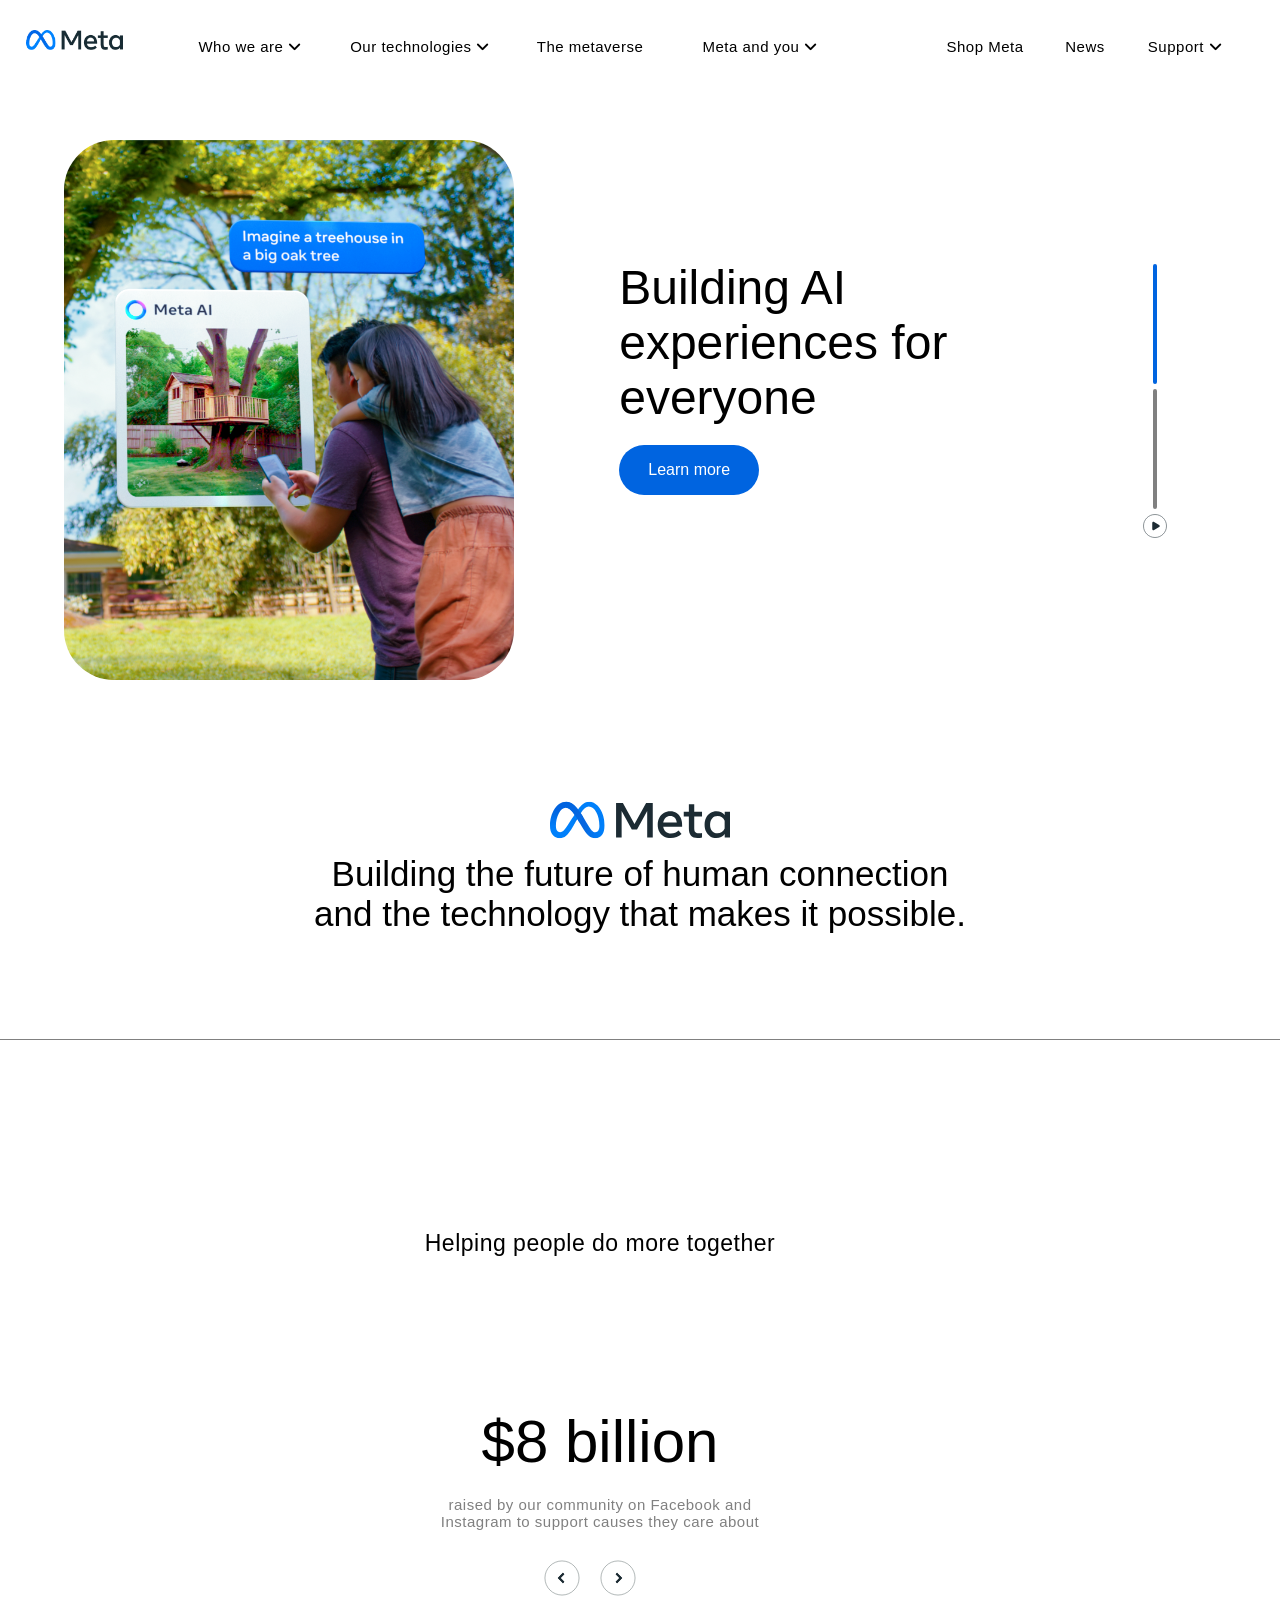
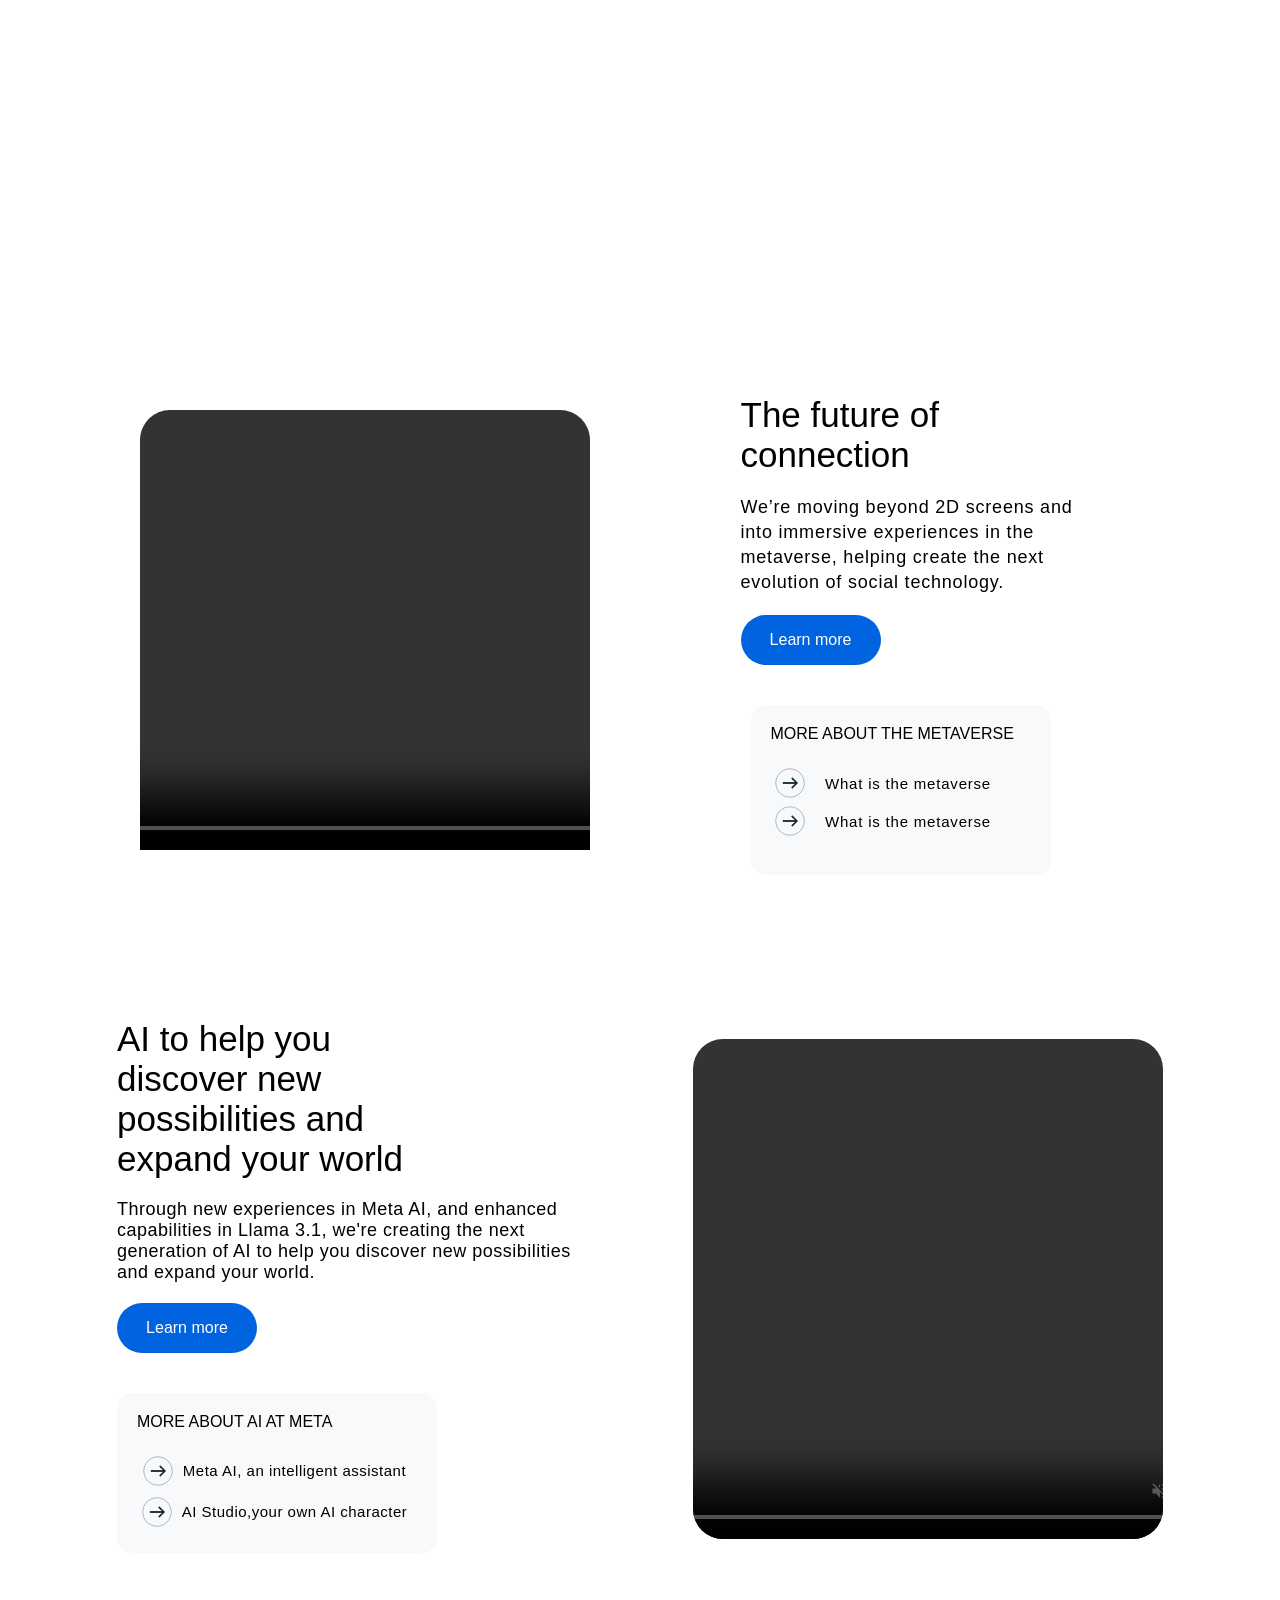
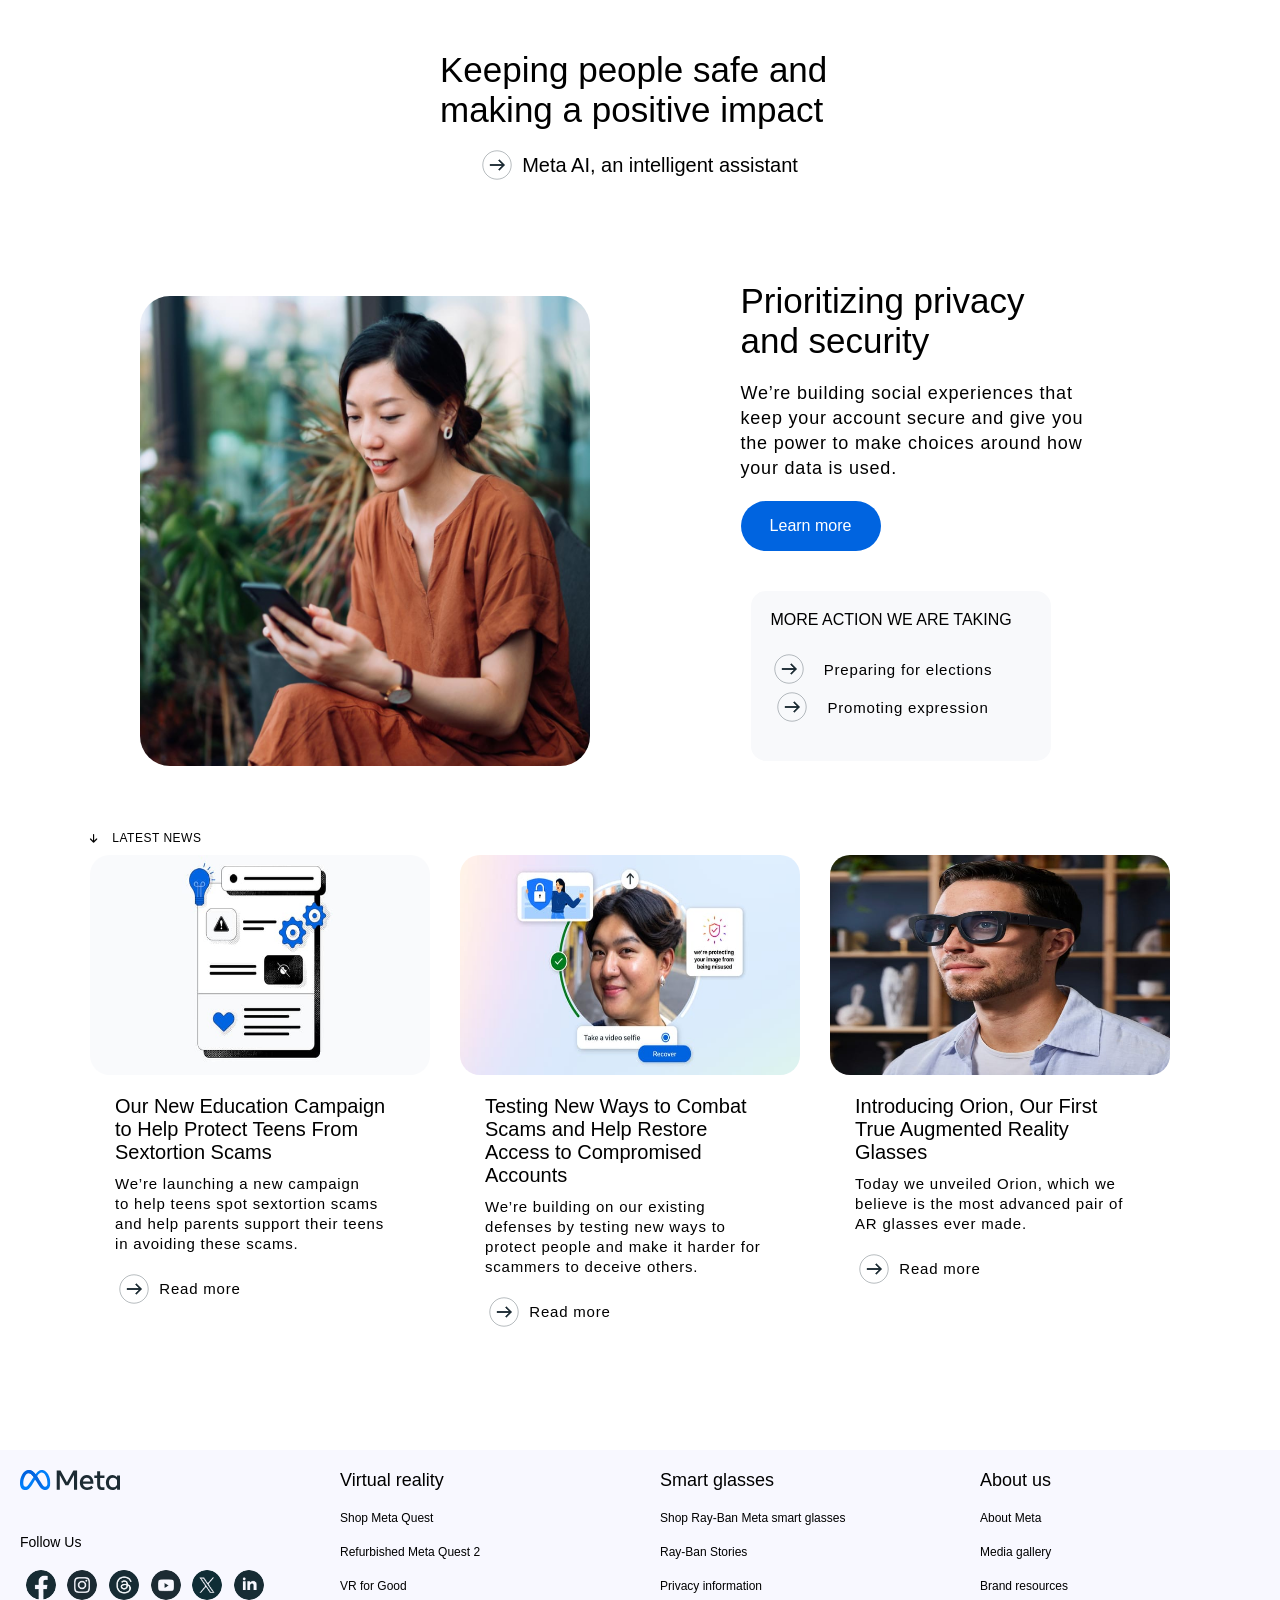
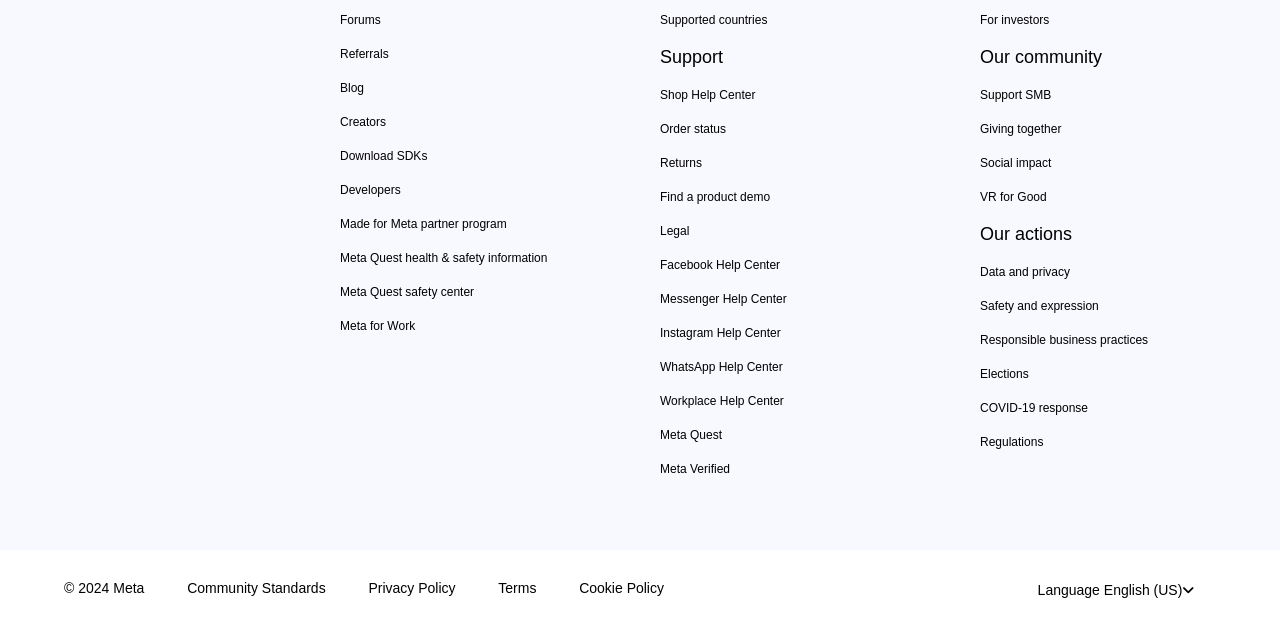
<file: index.html>
<!DOCTYPE html>
<html lang="en">
<head>
    <meta charset="UTF-8">
    <meta name="viewport" content="width=device-width, initial-scale=1.0">
    <title>Meta | Social Metaverse Company</title>
    <link rel="stylesheet" href="css/style.css">
    <link rel="shortcut icon" href="https://static.xx.fbcdn.net/rsrc.php/yi/r/gbO80SSOuBU.ico" type="image/x-icon">
    <link rel="stylesheet" href="https://cdnjs.cloudflare.com/ajax/libs/font-awesome/6.6.0/css/all.min.css" integrity="sha512-Kc323vGBEqzTmouAECnVceyQqyqdsSiqLQISBL29aUW4U/M7pSPA/gEUZQqv1cwx4OnYxTxve5UMg5GT6L4JJg==" crossorigin="anonymous" referrerpolicy="no-referrer" />
</head>
<body style="background-color: white;">
     <header>
        <div class="containar">
           <a href="index.html">
            <div class="face-box1">
                <img src="facebook.room1/434191236_1410755556274331_2008438480370203932_n.png" width="100%" height="100%" alt="">
             </div>
           </a>
            <div class="face-box2">
               <div class="face-b2-box">
                       Who we are
                   <i class="fa-solid fa-angle-down"></i>
                   <div class="btm-line"></div>
                   <div class="menu-bar1">
                       <div class="in-menu">
                           <div>Our actions</div>
                           <div> Our executives</div>
                           <div style="width: 250px; color: #0064e0; border-bottom:1px solid #0064e0 ;">
                               Learn about who we are</div>
                       </div>
              </div>
               </div>
               <div class="face-b2-box">
                   <a href="second_page.html">
                       Our technologies
                   </a>
                   <i class="fa-solid fa-angle-down"></i>
                   <div class="btm-line"></div>
                   <div class="menu-bar1" style="height: 400px;">
                       <div class="solex">
                           <div class="solex1">
                             <p>Shop devices</p>
                             <ul type="none">
                                 <li>Meta Quest</li>
                                 <li>Ray-Ban | Meta</li>
                             </ul>
                           </div>
                           <div class="solex1">
                             <p>Explore apps</p>
                             <ul type="none">
                                 <li>Facebook</li>
                                 <li>Messenger</li>
                                 <li>Instagram</li>
                                 <li>WhatsApp</li>
                                 <li>Meta Horizon</li>
                               </ul>              
                           </div>
                           <div class="solex1">
                             <p>Explore services</p>
                             <ul type="none">
                                 <li>Meta AI</li>
                                 <li>Meta Verified</li>
                                 <li>Meta Pay</li>
                               </ul>               
                           </div>
                           <div class="solex1">
                             <p>Explore work tools</p>
                             <ul type="none">
                                 <li>Work products overview</li>
                                 <li>Virtual reality headsets</li>
                                 <li>Meta Horizon Workrooms</li>
                                 <li>Workplace</li>
                               </ul>              
                           </div>
                           <div class="solex1">
                             <p style="padding: 0px 20px; font-size: 14px; font-weight: 600; letter-spacing: 0.5px; border-bottom: 1px solid #0064e0 ; color: #0064e0; width: 250px;">
                               Learn about all technologies
                             </p>
                           </div>
                     </div>
                   </div>
               </div>
               <div class="face-b2-box">
                   <a href="">
                       The metaverse
                   </a>
                   <div class="btm-line"></div>
               </div>
               <div class="face-b2-box">
                   <a href="">
                       Meta and you
                   </a>
                   <i class="fa-solid fa-angle-down"></i>
                   <div class="btm-line"></div>
                   <div class="menu-bar1">
                       <div class="in-menu2">
                           <div>It's Your World</div>
                           <div style="color: #0064e0; border-bottom:1px solid #0064e0 ;">Learn about our community</div>
                       </div>
                   </div>
               </div>
            </div>
            <div class="face-box3">
               <div class="face-b2-box2">
                  <a href="">
                   Shop Meta
                  </a>
                  <div class="btm-line"></div>
               </div>
               <div class="face-b2-box2">
                  <a href="">
                   News
                  </a>
                  <div class="btm-line"></div>
               </div>
               <div class="face-b2-box2">
                   <a href="">
                       Support
                   </a>
                   <i class="fa-solid fa-angle-down"></i>
                   <div class="btm-line"></div>
                   <div class="menu-bar1" style="height: 400px;">
                       <div class="reflex">
                           <div class="reflex-box">
                              <p>Shop Help Center</p>
                              <ul type="none">
                                  <li>Product support home</li>
                                  <li>Find order</li>
                                  <li>Meta Quest</li>
                                  <li>Meta Portal</li>
                                  <li>Ray-Ban Stories</li>
                              </ul>              
                           </div>
                           <div class="reflex-box">
                              <p>App Help Center</p>
                              <ul type="none">
                                  <li>Facebook</li>
                                  <li>Messenger</li>
                                  <li>Instagram</li>
                                  <li>WhatsApp</li>
                                  <li>Meta Horizon</li>
                                  <li>Workplace</li>
                                </ul>              
                           </div>
                           <div class="reflex-box">
                              <p>Build with us</p>
                              <ul type="none">
                                  <li>Facebook</li>
                                  <li>Messenger</li>
                                  <li>Instagram</li>
                                  <li>WhatsApp</li>
                                  <li>Meta Horizon</li>
                                  <li>Workplace</li>
                                </ul>              
                           </div>
                           <div class="reflex-box" style="width: 300px;">
                              <p><div style="height:0.1px;"></div></p>
                              <ul type="none">
                                  <li>Researchers</li>
                                  <li>Engineers</li>
                                  <li>Government, Politics & Advocacy</li>
                                  <li>Nonprofits</li>
                                  <li>Educators</li>
                                </ul>              
                           </div>
                      </div>
                   </div>
               </div>
            </div>
       </div>
     </header>
     <main>
        <div class="containar2">
              <div class="nature">
                <div class="main-nature1">
                    <img class="image1" src="facebook.room1/liner.images.png" alt="">
                </div>
                <div class="main-nature2">
                    <p>
                        Building AI
                        experiences for everyone
                    </p>
                    <div class="button">
                        Learn more
                    </div>
                </div>
                <div class="main-nature3">
                    <div class="regular-line">
                        <div class="line1"></div>
                        <div class="line2"></div>
                        <div class="stopar">
                            <img src="facebook.room1/download (4).svg" alt="">
                        </div>
                    </div>
                </div>
              </div>
        </div>
        <div class="containar3">
            <img src="facebook.room1/meta-logo-primary_standardsize.svg " alt="">
            <p>
                Building the future of human connection
                <br> 
                and the technology that makes it possible.
            </p>
        </div>
        <div class="containar4">
            <video loop muted autoplay  src="facebook.room2/videohed.mp4" width="100%" height="100%" ></video>
            <div class="maintext-bar">
                <p>Helping people do more together</p>
                <span>
                    $8 billion
                </span>
                <h1 class="classed">
                    raised by our community on Facebook and
                    <br> Instagram to support causes they care about
                </h1>
                <div class="slaider">
                    <img class="rotet" src="facebook.room1/download (3).svg" alt="">
                    <img src="facebook.room1/download (3).svg" alt="">
                </div>
            </div>
        </div>
        <div class="containar5">
            <div class="cont5-box">
                <div class="box-cont5-frist1">
                   <video controls loop muted autoplay style="position: absolute; left: -250px;" src="facebook.room1/video1.mp4" width="880px"></video>
                </div>
                <div class="box-cont5-frist2">
                    <p>
                        The future of
                        <br> connection
                    </p>
                    <span>
                        We’re moving beyond 2D screens and 
                        <br>into immersive experiences in the
                        <br> metaverse, helping create the next
                        <br> evolution of social technology.
                    </span>
                    <div style="margin-left:0px;" class="button">
                        Learn more
                    </div>
                    <div class="trextares">
                        <p>
                            MORE ABOUT THE METAVERSE
                        </p>
                        <span>
                            <img src="facebook.room1/download.svg" width="30px" height="30px" alt="">
                            What is the metaverse
                        </span>
                        <br>
                        <span>
                            <img src="facebook.room1/download.svg" width="30px" height="30px" alt="">
                            What is the metaverse
                        </span>
                    </div>
                </div>
            </div>
        </div>
        <div class="containar6">
             <div class="cont6-box">
                  <div class="cost6-box-frist1">
                    <p>
                        AI to help you
                        <br> discover new  
                        <br>possibilities and  
                        <br>expand your world
                    </p>
                    <span>
                        Through new experiences in Meta AI, and enhanced capabilities in Llama 3.1, we're creating the next generation of AI to help you discover new possibilities and expand your world.
                    </span>
                    <div style="margin-left:0px;" class="button">
                        Learn more
                    </div>
                   <div class="trextares6">
                    <p>
                        MORE ABOUT AI AT META
                    </p>
                    <span>
                       <p>  
                        <img src="facebook.room1/download.svg" width="30px" height="30px" alt="">
                         Meta AI, an intelligent assistant
                    </p>
                    </span>
                    <br>
                    <span>
                        <p>
                        <img src="facebook.room1/download.svg" width="30px" height="30px" alt="">
                            AI Studio,your own AI character
                        </p>
                    </span>
                   </div>
                  </div>
                  <div class="cost6-box-frist2">
                    <video controls muted autoplay style="position: absolute; left: -200px;" src="facebook.room1/video2.mp4" width="1000px"></video>
                  </div>
             </div> 
        </div>
        <div class="containar7">
            <div class="containar7-box">
                <p>
                    Keeping people safe and making a positive impact
                </p>
                <p>  
                    <img class="hnorre" src="facebook.room1/download.svg" width="30px" height="30px" alt="">
                     <span style="font-size: 20px;">
                        Meta AI, an intelligent assistant
                     </span>
                </p>
            </div>
        </div>
        <div class="containar8">
            <div class="cont5-box">
                <div class="box-cont5-frist1">
                   <img style="position: absolute;left: -70px;" src="facebook.room1/332526884_718752686566133_648538359976133995_n.jpg"width="130%" height="100%" alt="">
                </div>
                <div class="box-cont5-frist2">
                    <p>
                        Prioritizing privacy 
                        <br>and security
                    </p>
                    <span>
                        We’re building social experiences that 
                        <br>keep your account secure and give you
                        <br> the power to make choices around how
                        <br> your data is used.
                    </span>
                    <div style="margin-left:0px;" class="button">
                        Learn more
                    </div>
                    <div class="trextares">
                        <p>
                            MORE ACTION WE ARE TAKING
                        </p>
                        <span>
                            <img src="facebook.room1/download.svg" width="30px" height="30px" alt="">
                            Preparing for elections
                        </span>
                        <br>
                        <span>
                            <img src="facebook.room1/download.svg" width="30px" height="30px" alt="">
                            Promoting expression
                        </span>
                    </div>
                </div>
            </div>
        </div>
        <div class="containar9">
            <div class="cont9-header-text">
                <p>
                    <i class="fa-solid fa-arrow-down"></i>
                    LATEST NEWS
                </p>
            </div>
            <div class="containar9-box">
                <div class="containar9-box-box">
                    <div class="cont9-box1">
                        <img style="border-radius: 20px;" src="facebook.room1/465060094_8570958269616807_9196628641444603279_n.jpg" width="100%" height="100%" alt="">
                    </div>
                    <div class="cont9-box2">
                        <p>
                            Our New Education Campaign to Help Protect Teens From Sextortion Scams
                        </p>
                        <span>
                            We’re launching a new campaign 
                            <br> to help teens spot sextortion scams
                            <br> and help parents support their teens
                            <br> in avoiding these scams.
                        </span>
                        <div class="readers">
                               <span>
                                <img src="facebook.room1/download.svg" width="30px" height="30px" alt="">
                                Read more
                               </span>
                        </div>
                    </div>
                </div>     
                <div class="containar9-box-box">
                    <div class="cont9-box1">
                        <img style="border-radius: 20px;" src="facebook.room1/465061683_1116634389885552_87300846416653654_n.jpg" width="100%" height="100%" alt="">
                    </div>
                    <div class="cont9-box2">
                        <p>
                            Testing New Ways to Combat Scams and Help Restore Access to Compromised Accounts
                        </p>
                        <span>
                            We’re building on our existing defenses by testing new ways to protect people and make it harder for scammers to deceive others.
                        </span>
                        <div class="readers">
                               <span>
                                <img src="facebook.room1/download.svg" width="30px" height="30px" alt="">
                                Read more
                               </span>
                        </div>
                    </div>
                </div>   
                <div class="containar9-box-box">
                    <div class="cont9-box1">
                        <img style="border-radius: 20px;" src="facebook.room1/461268747_391277484031458_4776150754107921184_n.jpg" width="100%" height="100%" alt="">
                    </div>
                    <div class="cont9-box2">
                        <p>
                            Introducing Orion, Our First True Augmented Reality Glasses
                        </p>
                        <span>
                            Today we unveiled Orion, which we believe is the most advanced pair of AR glasses ever made.
                        </span>
                        <div class="readers">
                               <span>
                                <img src="facebook.room1/download.svg" width="30px" height="30px" alt="">
                                Read more
                               </span>
                        </div>
                    </div>
                </div>             
            </div>
        </div>
     </main>
     <footer>
        <div class="containar10">
            <div class="cont10-box">
                <div>
                    <img style="margin:10px 20px" src="facebook.room1/meta-logo-primary_standardsize.svg" width="100px" height="40px" alt="">
                </div>
                <p>Follow Us</p>
                <div class="aaps">
                    <div class="aap">
                        <img style="border-radius: 50%;" src="facebook.room1/275949698_3248957128655833_369430323747988984_n.png" width="100%" height="100%" alt="">
                    </div>
                    <div class="aap">
                        <img style="border-radius: 50%;" src="facebook.room1/276079790_239645664974434_7595452976573962628_n.png" width="100%" height="100%" alt="">
                    </div>
                    <div class="aap">
                        <img style="border-radius: 50%;" src="facebook.room1/375968976_3592877074321286_1710176348628188216_n.png" width="100%" height="100%" alt="">
                    </div>
                    <div class="aap">
                        <img style="border-radius: 50%;" src="facebook.room1/276008099_472069827986519_2757774944745661943_n.png" width="100%" height="100%" alt="">
                    </div>
                    <div class="aap">
                        <img style="border-radius: 50%;" src="facebook.room2/434686573_965393648261200_4295680538668886162_n.png" width="100%" height="100%" alt="">
                    </div>
                    <div class="aap">
                        <img style="border-radius: 50%;" src="facebook.room2/275775241_706660317361134_8955597739986331891_n.png" width="100%" height="100%" alt="">
                    </div>
                </div>
            </div>
            <div class="cont10-box">
                <p>
                    Virtual reality
                </p>
                <ul>
                    <li>Shop Meta Quest</li>
                    <li>Refurbished Meta Quest 2</li>
                    <li>VR for Good</li>
                    <li>Forums</li>
                    <li>Referrals</li>
                    <li>Blog</li>
                    <li>Creators</li>
                    <li>Download SDKs</li>
                    <li>Developers</li>
                    <li>Made for Meta partner program</li>
                    <li>Meta Quest health &amp; safety information</li>
                    <li>Meta Quest safety center</li>
                    <li>Meta for Work</li>
                  </ul>           
            </div>
            <div class="cont10-box">
                <p>
                    Smart glasses
                </p>
                <ul>
                    <li>Shop Ray-Ban Meta smart glasses</li>
                    <li>Ray-Ban Stories</li>
                    <li>Privacy information</li>
                    <li>Supported countries</li>
                  </ul>    
                  <p>
                    Support
                  </p>       
                  <ul>
                    <li>Shop Help Center</li>
                    <li>Order status</li>
                    <li>Returns</li>
                    <li>Find a product demo</li>
                    <li>Legal</li>
                    <li>Facebook Help Center</li>
                    <li>Messenger Help Center</li>
                    <li>Instagram Help Center</li>
                    <li>WhatsApp Help Center</li>
                    <li>Workplace Help Center</li>
                    <li>Meta Quest</li>
                    <li>Meta Verified</li>
                  </ul>                  
            </div>
            <div class="cont10-box">
                <p>
                    About us
                </p>
                <ul>
                    <li>About Meta</li>
                    <li>Media gallery</li>
                    <li>Brand resources</li>
                    <li>For investors</li>
                  </ul>                  
                <p>
                    Our community
                </p>
                <ul>
                    <li>Support SMB</li>
                    <li>Giving together</li>
                    <li>Social impact</li>
                    <li>VR for Good</li>
                  </ul>                  
                <p>
                    Our actions
                </p>
                <ul>
                    <li>Data and privacy</li>
                    <li>Safety and expression</li>
                    <li>Responsible business practices</li>
                    <li>Elections</li>
                    <li>COVID-19 response</li>
                    <li>Regulations</li>
                  </ul>                  
            </div>
        </div>
        <div class="containar11">
            <div class="cont11-in">
                <div class="cont11-in-box1">
                    <ul>
                        <li>&copy; 2024 Meta</li>
                        <li>Community Standards</li>
                        <li>Privacy Policy</li>
                        <li>Terms</li>
                        <li>Cookie Policy</li>
                      </ul>                      
                </div>
                <div class="cont11-in-box2">
                    Language English (US)<i class="fa-solid fa-angle-down"></i>
                </div>
            </div>
        </div>
     </footer>
</body>
</html>
</file>
<file: css/style.css>
*{
    padding: 0;
    margin: 0;
    box-sizing: border-box;
    font-family: Arial, Helvetica, sans-serif;
}
a{
    text-decoration: none;
    color: inherit;
}
/*header start*/
.containar{
    width: 100%;
    height: 80px;
    background-color: white;
    display: flex;
    align-items: center;
    justify-content: space-around;
    position: relative;
}
.face-box1{
    width: 100px;
    height: 20px;
    margin-left: -20px;
}
.face-box2{
    width: 680px;
    height: 25px;
    margin-left: -50px;
    display: flex;

}
.face-b2-box{
    width: 25%;
    text-align: center;
    font-size: 15px;
    letter-spacing: 0.5px;
    gap: 10px;
    margin-top: 10px;
}
.btm-line{
    width: 0%;
    height: 1px;
    background-color:#0064e0;
}
.face-b2-box:hover .btm-line{
    width: 100%;
    transition: 1s;
}
.btm-line{
    width: 0%;
    height: 1px;
    background-color:#0064e0;
}
.face-b2-box2:hover .btm-line{
    width: 100%;
    transition: 0.5s;
}
.face-b2-box:hover i{
    transform: rotate(-180deg);
    transition: 0.5s;
}
.menu-bar1{
    width:100%;
    height: 100px;
    background-color: white;
    position: absolute;
    top: 70px;
    left: 0;
    opacity: 0;
    visibility: hidden;
    transition: 1s;
}
.in-menu{
    width: 1000px;
    height: 20px;
    margin:40px auto;
    display: flex;
    justify-content: space-around;
}
.in-menu div{
    cursor: pointer;
}
p{
    cursor: pointer;
}
li{
    cursor: pointer;
}
.in-menu2{
    width: 550px;
    height: 20px;
    margin:40px auto;
    margin-left: 200px;
    display: flex;
    justify-content: space-between;
}
.in-menu2 div:hover{
    cursor: pointer;
}
.in-menu>div{
    height: 100%;
    font-size: 15px;
    letter-spacing: 0.5px;
    text-align: center;
    letter-spacing: 0.5px;
}
.in-menu2>div{
    height: 100%;
    font-size: 15px;
    letter-spacing: 0.5px;
    text-align: center;
    letter-spacing: 0.5px;
}
.face-b2-box:nth-child(1):hover .menu-bar1{
    opacity: 1;
    visibility: visible;
    position: absolute;
    top: 80px;
}
.face-b2-box:nth-child(2):hover .menu-bar1{
    opacity: 1;
    visibility: visible;
    position: absolute;
    top: 80px;
}
.face-b2-box2:nth-child(3):hover .menu-bar1{
    opacity: 1;
    visibility: visible;
    position: absolute;
    top: 80px;
}
.solex{
    width: 1200px;
    height: 380px;
    margin: 20px auto;
    display: flex;
}
.solex1{
    width: 25%;
    height: 100%;
}
.solex1 p{
    font-size: 16px;
    font-weight: 600;
    margin: 15px 20px;
    letter-spacing: 0.5px;
    margin-top: 50px;
}
.solex1 ul li{
    font-size: 15px;
    margin: 15px 20px;
    letter-spacing: 0.5px;
}
.face-b2-box:nth-child(4):hover .menu-bar1{
    opacity: 1;
    visibility: visible;
    position: absolute;
    top: 80px;
}
.face-box3{
    width: 300px;
    height: 25px;
    display: flex;
}
.face-b2-box2{
    width: 33.33%;
    height: 100%;
    font-size: 15px;
    letter-spacing:0.5px;
    text-align: center;
    margin-top: 10px;
}
.face-b2-box2:hover i{
    transform: rotate(-180deg);
    transition: 0.5s;
}
.reflex{
    width: 1100px;
    height: 350px;
    margin: 20px auto;
    display: flex;
}
.reflex-box{
    width: 25%;
    height: 100%;
}
.reflex-box p{
    font-size: 16px;
    font-weight: 600;
    margin: 20px;
    margin-top: 50px;
}
.reflex-box ul li{
    font-size: 16px;
    letter-spacing: 0.5px;
    margin: 20px;
}
/*header end*/
/*main start*/
.containar2{
    width: 100%;
}
.nature{
    width: 95%;
    height: 600px;
    margin:30px auto;
    display: flex;
    align-items: center;
    justify-content: space-around;
}
.main-nature1{
    width: 37%;
    height: 90%;
    border-radius: 50px;
}
.image1{
    width: 100%;
    height: 100%;
    border-radius: 50px;
}
.image1:hover{
    cursor: pointer;
}
.main-nature2{
    width:37%;
    height: 90%;
}
.main-nature2-second{
    width:35%;
    height: 90%;
    position: absolute;
    top: 700px;
    left: 550px;
}
.main-nature2 p{
    font-size: 48px;
    font-weight: 500;
    margin: 120px 0px 0px 40px ;
}
.main-nature2-second p{
    font-size: 45px;
    font-weight: 500;
    margin: 120px 0px 0px 40px ;
}
.button{
    width: 140px;
    height: 50px;
    background-color: #0064e0;
    border-radius: 50px;
    color: white;
    display: flex;
    align-items: center;
    justify-content: center;
    margin: 20px 0px 0px 40px;
}
.button:hover{
    background-color: blue;
    transition: 0.5s;
    cursor: pointer;
}

.main-nature3{
    width: 10%;
    height: 90%;
    display: flex;
    align-items: center;
    justify-content: center;
}
.regular-line{
    width: 40px;
    height: 300px;
    text-align: center;
}
.line1{
    width: 4px;
    height: 120px;
    border-radius: 50px;
    background-color:#0064e0;
    margin: 4px 18px;
}
.line2{
    width: 4px;
    height: 120px;
    border-radius: 50px;
    background-color:gray;
    margin: 5px 18px;
}
.stopar:hover{
    cursor: pointer;
}
.containar3{
    width: 100%;
    height: 300px;
    border-bottom: 1px solid gray ;
    text-align: center;
}
.containar3 img{
    width: 180px;
    height: 40px;
    margin: 60px 0px 10px 0px;
}
.containar3 p{
    font-size: 35px;
    font-weight: 500;
    line-height: 40px;
}
.containar4{
    width: 100%;
    height: 900px;
    position: relative;
}
.maintext-bar{
    width: 400px;
    height: 500px;
    position: absolute;
    top: 70px;
    left: 400px;
    text-align: center;
}
.maintext-bar p{
    font-size: 23px;
    font-weight: 400;
    margin: 120px  0px 150px 0px;
    letter-spacing: 0.5px;
}
.maintext-bar span{
    font-size: 60px;
    font-weight: 400;
}
.classed{
    font-size: 15px;
    font-weight: 400;
    color:gray;
    letter-spacing: 0.5px;
    margin-top: 20px;
}
.slaider{
    width: 120px;
    height: 40px;
    margin: 30px 0px 0px 130px;
}
.slaider img:hover{
    cursor: pointer;
}
.rotet{
    transform: rotate(180deg);
    margin-right: 15px;
}
.slaider img:hover{
      box-shadow: 0px 4px 12px 0px gray;
      border-radius: 50%;
}
.containar5{
    width: 100%;
    height:600px;
}
.cont5-box{
    width: 90%;
    height: 95%;
    margin:20px auto;
    display: flex;
    align-items: center;
    justify-content: space-around;

}
.box-cont5-frist1{
    width:450px;
    height: 470px;
    border-radius: 30px;
    position: relative;
    overflow: hidden;
}
.box-cont5-frist1:hover{
    cursor: pointer;
}
.box-cont5-frist2 p{
    font-size: 35px;
    margin: 0px 0px 20px 0px;
}
.box-cont5-frist2 span{
    font-size: 18px;
    line-height: 25px;
    letter-spacing:0.8px;
}
.box-cont5-frist2{
    width:400px;
    height: 500px;
}
.trextares{
    width: 300px;
    height: 170px;
    margin:40px 10px;
    border-radius: 15px;
    background-color: #F8F9FB;
}
.trextares span img:hover{
    cursor: pointer;
}
.trextares>span:hover img{
    box-shadow: 0px 4px 12px 0px gray;
    border-radius: 50%;
}
.trextares p{
    font-size: 16px;
    padding: 20px 20px 10px 20px;
}
.trextares span{
    font-size: 15px;
    display: flex;
    align-items: center;
    justify-content: center;
    gap: 20px;
    margin: -5px;
    margin-left: -40px;
}
.containar6{
    width: 100%;
    height: 650px;
}
.cont6-box{
    width: 90%;
    height: 95%;
    margin:20px auto;
    display: flex;
    align-items: center;
    justify-content: space-around;

}
.cost6-box-frist1{
    width: 470px;
    height: 580px;
}
.cost6-box-frist2{
    width: 470px;
    height: 500px;
    border-radius: 30px;
    position: relative;
    overflow: hidden;
}
.cost6-box-frist1 p{
    font-size: 35px;
    margin: 20px 0px;
}
.trextares6{
    width: 320px;
    height: 160px;
    margin:40px 0px;
    border-radius: 15px;
    background-color: #F8F9FB;
}
img:hover{
    cursor: pointer;
}
.trextares6 p{
    font-size: 16px;
    padding: 20px 20px 0px 20px;
}
.trextares6>span p{
    font-size: 15px;
    display: flex;
    align-items: center;
    justify-content: center;
    gap: 10px;
    margin:-15px;
    margin-left: -20px;
}
.trextares6>span:hover img{
    box-shadow: 0px 4px 12px 0px gray;
    border-radius: 50%;
}
.cost6-box-frist1 span{
    font-size: 18px;
    margin: 20px 0px;
    letter-spacing: 0.5px;
}
.containar7{
    width: 100%;
    height: 200px;
}
.containar7-box{
    width: 400px;
    height: 100%;
    margin: auto;
}
.containar7-box p{
    margin-top: 80px;
    font-size: 35px;
    display: flex;
    align-items: center;
    justify-content: center;
    margin-top: 20px;
    gap: 10px;
}
.containar7-box>p img{
    margin-top: 0px;
}
.hnorre:hover {
    box-shadow: 0px 4px 12px 0px gray;
    border-radius: 50%;
}
.containar8{
    width: 100%;
    height: 550px;
}
.containar9{
    width: 100%;
    height: 600px;
    position: relative;
}
.cont9-header-text{
    width: 250px;
    height: 25px;
    position: absolute;
    top:-25px;
    left: 90px;
    font-size: 12px;
    letter-spacing: 0.5px;
    display: flex;
    align-items: center;
}
.cont9-header-text>p i{
    font-size: 10px;
    margin-right: 10px;
}
.containar9-box{
    width: 90%;
    height: 85%;
    margin:30px auto;
    display: flex;
    align-items: center;
    justify-content: center;
}
.containar9-box-box{
    width: 370px;
    height: 500px;
}
.cont9-box1{
    width: 340px;
    height: 220px;
    border-radius: 20px;
    margin-left: 5px;
}
.cont9-box2{
    width: 280px;
    height: 300px;
    margin-left: 30px;
}
.cont9-box2 p{
    font-size: 20px;
    margin:20px 0px 10px 0px;
}
.cont9-box2 span{
    font-size: 15px;
    line-height: 20px;
    letter-spacing: 0.8px;
}
.readers{
    width: 130px;
    height: 30px;
    margin-top: 20px;
}
.readers span{
    display: flex;
    align-items: center;
    justify-content: center;
    gap: 10px;
}
.readers>span:hover img{
    box-shadow: 0px 4px 12px 0px gray;
    border-radius: 50%;
}
/*main end*/
/*footer start*/
.containar10{
    width: 100%;
    height: 700px;
    background-color:ghostwhite;
    display: flex;
    align-items: center;
    justify-content: space-around;
}
.cont10-box{
    width: 320px;
    height: 700px;
}
.cont10-box:nth-child(1) p{
    margin-left: 20px;
    font-size: 14px;
}
.aaps{
    width: 250px;
    height: 30px;
    margin-left: 20px;
    margin-top: 15px;
    display: flex;
    justify-content: space-around;
}
.aap{
    width: 30px;
    height:30px;
    border-radius: 50%;
}
.aap:hover {
    box-shadow: 0px 4px 12px 0px gray;
}
.cont10-box  p{
     font-size: 18px;
     margin: 20px;
}
.cont10-box ul li{
    list-style: none;
    font-size: 12px;
    margin: 20px;
}
li:hover{
    color: gray;
}
.containar11{
    width: 100%;
    height: 80px;
    background-color: white;
}
.cont11-in{
    width: 90%;
    height: 100%;
    margin: auto;
    display: flex;
    align-items: center;
    justify-content: space-between;
}
.cont11-in-box1{
    width: 600px;
    height: 20px;
}
.cont11-in-box1 ul{
    list-style: none;
    display: flex;
    font-size: 14px;
    justify-content: space-between;
}
.cont11-in-box1>ul li:hover{
    color: gray;
}
.cont11-in-box2{
    width: 200px;
    height: 20px;
    font-size: 14px;
    display: flex;
    align-items: center;
    justify-content: center;
}
.cont11-in-box2 i:hover{
    cursor: pointer;
}
/*footer end*/
/*second main start*/
/*main*/
.containar12{
    width: 100%;
    height: 300px;
    text-align: center;
}
.containar12 p{
    font-size: 45px;
    margin-top: 80px;
}
.containar12 span{
    font-size: 18px;
    letter-spacing: 0.5px;
    line-height: 25px;
}
.containar13{
    width: 100%;
    height: 780px;
    overflow: hidden;
}
.containar13 video:hover{
    cursor: pointer;
}
.containar14{
    width: 100%;
    height: 600px;
    margin-top: 50px;
}
.cont14-box{
    width: 90%;
    height: 90%;
    border-top: 1px solid gray;
    border-bottom: 1px solid gray;
    margin:30px auto;
}
.cont14-boxrry{
    width: 700px;
    height: 440px;
    margin:50px auto;
}
.containar15{
    width: 100%;
    height: 300px;
}
.containar15 p{
    font-size: 45px;
    display: flex;
    justify-content: center;
    margin-top: 100px;
}
.containar16{
    width: 100%;
    height: 600px;
    display: flex;
    align-items: center;
    justify-content: space-around;
}
.cont16-box1{
    width:150px;
    height: 400px;
    flex-direction: column;
    display: flex;
    align-items: center;
    justify-content: space-around;
}
.cont16-box2{
    width: 500px;
    height: 500px;
    border-radius: 30px;
    position: relative;
    overflow: hidden;
}
.cont16-box3{
    width: 250px;
    height: 200px;
}
.mainar{
    width: 200px;
    height: 30px;
    display: flex;
    margin-top: 10px;
}
.mainar1{
    width: 30px;
    height: 30px;
}
.mainar2{
    width: 170px;
    height: 30px;
    display: flex;
    align-items: center;
    justify-content: center;
}
.containar17{
    width: 100%;
    height: 330px;
}
.const17-box{
    width: 550px;
    height: 250px;
    margin:70px auto;
    text-align: center;
}
.const17-box p{
    font-size: 50px;
    margin-top: 50px;
}
.const17-box span{
    font-size:18px;
    letter-spacing: 0.5px;
    line-height: 25px;
    color: gray;
}
.containar18{
    width: 100%;
    height: 500px;
    position: relative;
}
.con18-box{
    width: 470px;
    height: 400px;
    border-radius: 30px;
    margin:0px 80px;
    position: relative;
    overflow: hidden;
}
.hd-phone{
    width: 280px;
    height: 200px;
    position: absolute;
    top: 300px;
    left: 180px;
}
.containar19{
    width: 100%;
    height: 750px;
    display: flex;
    align-items: center;
    justify-content: space-around;
}
.cont19-box1{
    width: 350px;
    height: 100%;
}
.cont19-box1 p{
    font-size: 35px;
    text-align: center;
    margin: 15px;
    letter-spacing: 0.5px;
}
.cont19-box1 span{
    font-size: 16px;
    text-align: center;
    color: gray;
    display: flex;
    justify-content: center;
    letter-spacing: 0.5px;
}
.cont19-box2{
    width: 500px;
    height: 100%;
    position: relative;
}
.cont19-box2-hurry{
    width: 480px;
    height: 380px;
    border-radius: 30px;
    margin: 10px;
    overflow: hidden;
}
.phone-vid{
    width: 311px;
    height: 155px;
    position: absolute;
    border-radius: 24px;
    top: 280px;
    left: 100px;
    overflow: hidden;
}
.cont19-text{
    width: 350px;
    height: 250px;
    margin:80px auto;
}
.cont19-text p{
    font-size: 40px;
}
.cont19-text span{
    font-size:16px;
    color: #465a69;
    letter-spacing: 0.5px;
    display: flex;
    justify-content: center;
    margin-top: 10px;
    line-height: 20px;
}
.containar20{
    width:1100px;
    height: 370px;
    border-top:1px solid gray;
    margin: auto;
}
.cont20-text{
    width: 570px;
    height: 250px;
    margin:50px auto;
    font-size: 50px;
    display: flex;
    align-items: center;
    justify-content: center;
    text-align: center;
    letter-spacing: 0.5px;
}
.containar21{
    width: 100%;
    height: 650px;
    position: relative;
    overflow: hidden;
}
.cont21-vid-text{
    width: 600px;
    height: 300px;
    position: absolute;
    top: 5000px;
    margin-left: 100px;
    font-size: 50px;
    color: white;
}
.stepnar{
    width: 200px;
    height: 60px;
    margin-top: 30px;
    display: flex;
    align-items: center;
    justify-content: center;
    gap: 20px;
}
.stepnar>p img{
    filter:contrast(10%);
}
.stepnar span{
    font-size: 20px;
}
.dots{
    width: 10px;
    height: 80px;
    position: absolute;
    top: 5150px;
    right: 50px;
}
.dots div{
    width: 10px;
    height: 10px;
    border-radius: 50px;
    background-color:gray;
    margin: 10px 0px;
}
.containar22{
    width: 100%;
    height: 700px; 
    display: flex;
    align-items: center;
    justify-content: space-around;
    position: relative;
}
.cont22-box1{
    width: 500px;
    height: 550px;
    border-radius: 30px;
    background-color: ghostwhite;
}
.cont22-box1-img{
    width: 100%;
    height: 450px;
    border-radius: 30px 30px 0px 0px;
}
.cont22-box1-text{
    width: 100%;
    height:100px;
    border-radius: 0px 0px 30px 30px;
}
.cont22-box1-text p{
    font-size: 25px;
    margin-bottom:5px;
    margin-top: 5px;
}
.cont22-box1-text span{
    font-size:16px;
    color: #1C2B33;
    letter-spacing: 0.5px;
}
.cont22-box2{
    width: 500px;
    height: 500px;
}
.cont22-box2-box{
    width: 100%;
    height: 140px;
    background-color: ghostwhite;
    border-radius: 30px;
    margin-top: 20px;
    display: flex;
    align-items: center;
    position: relative;
}
.cont22-box2-box p{
    position: absolute;
    top: 30px;
    left: 140px;
    font-size: 20px;
}
.cont22-box2-box span{
    position: absolute;
    top: 60px;
    left: 140px;
    font-size: 16px;
    letter-spacing: 0.5px;
}
.conat-22-texter{
    width: 400px;
    height: 30px;
    position: absolute;
    top: 30px;
    left: 80px;
    display: flex;
    align-items: center;
}
.conat-22-texter p{
    font-size: 12px;
    letter-spacing: 0.5px;
    font-weight: 600;
}
.conat-22-texter>p i{
    font-size: 10px;
    margin-right: 20px;
}
/*main*/
/*second main end*/
</file>
